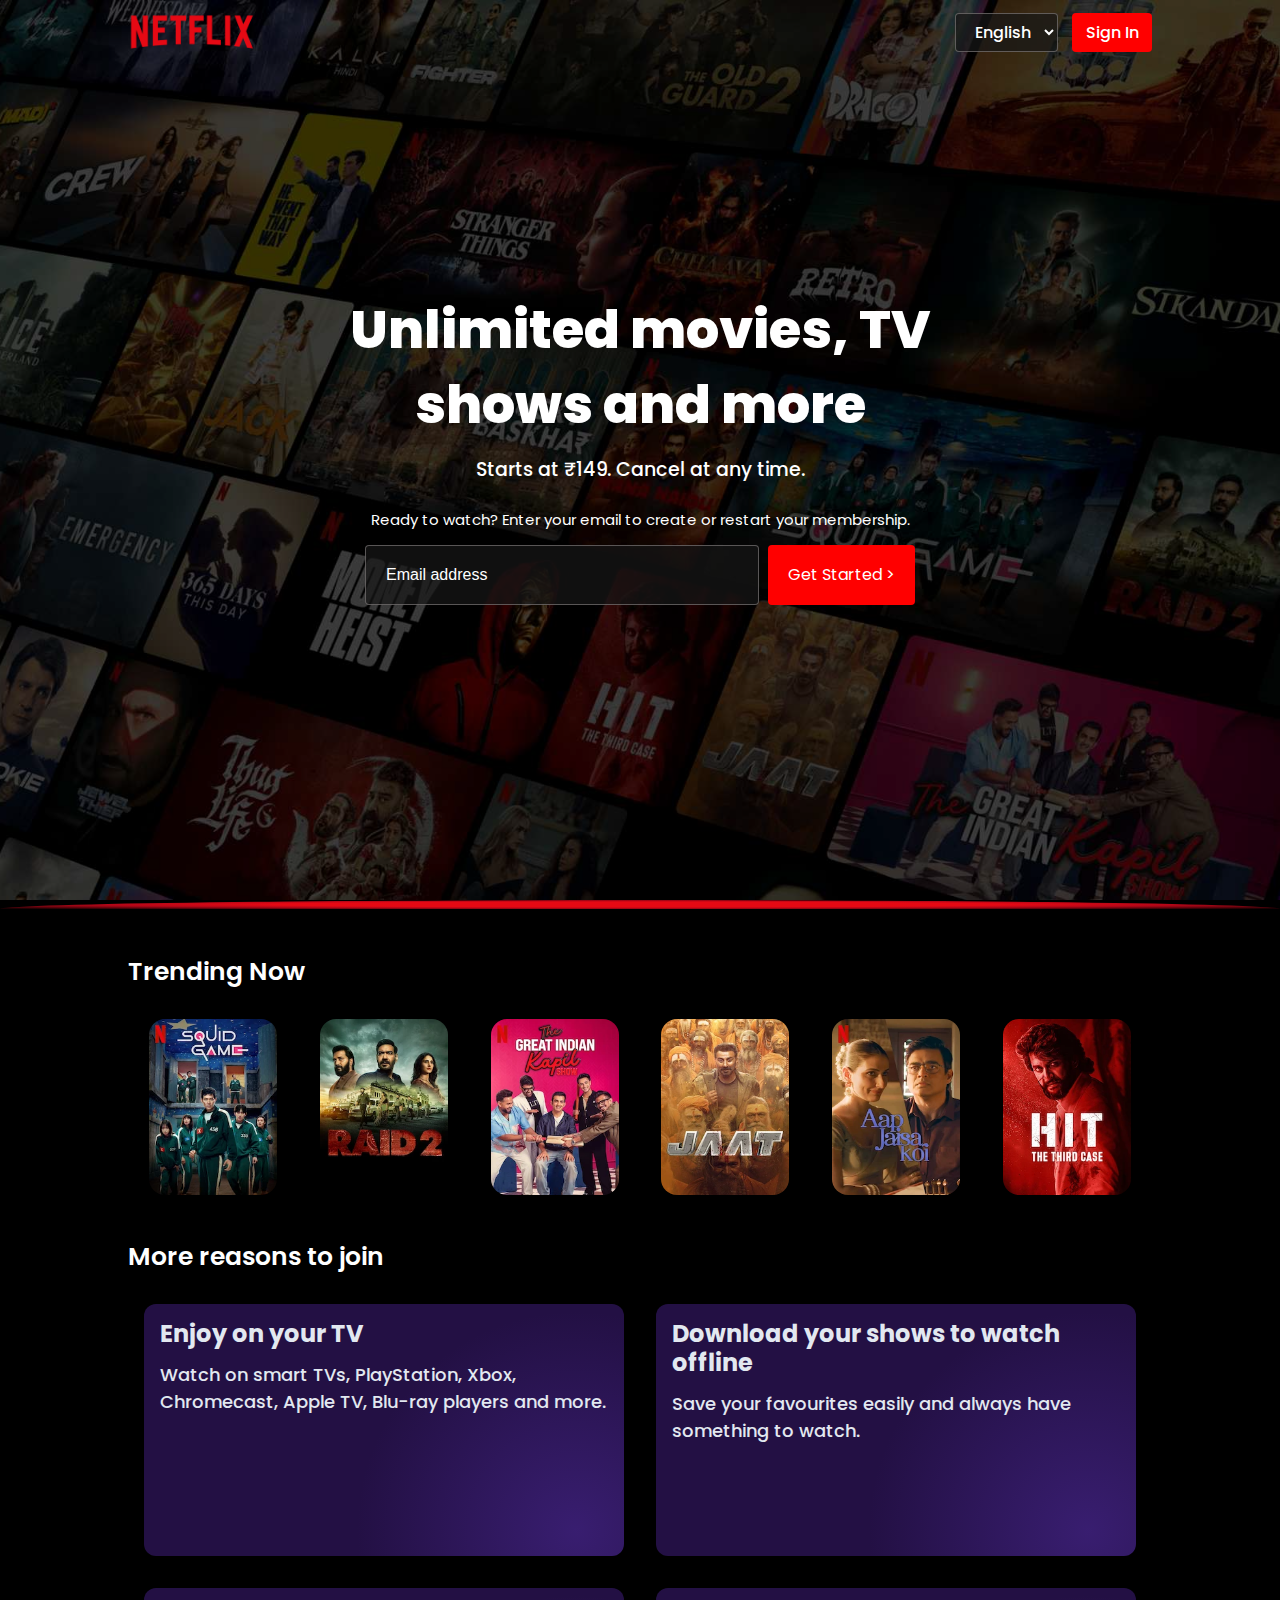
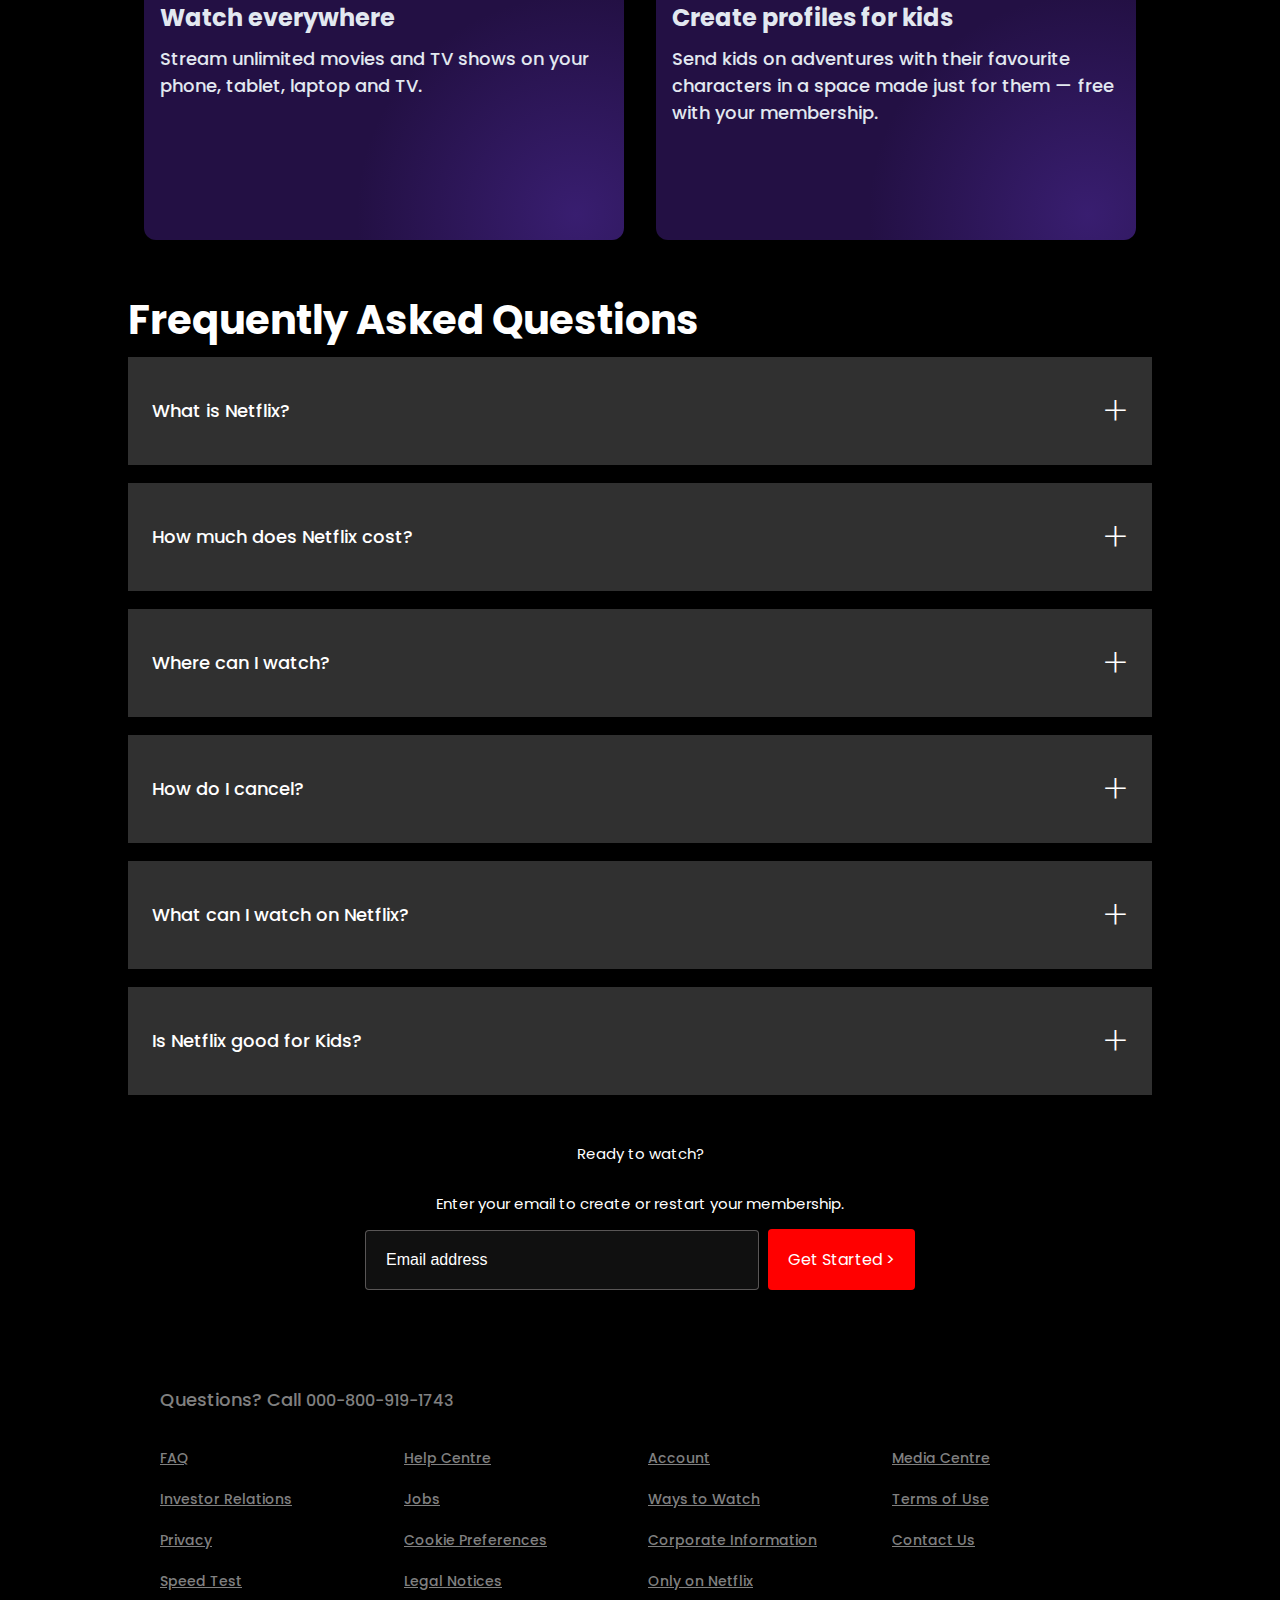
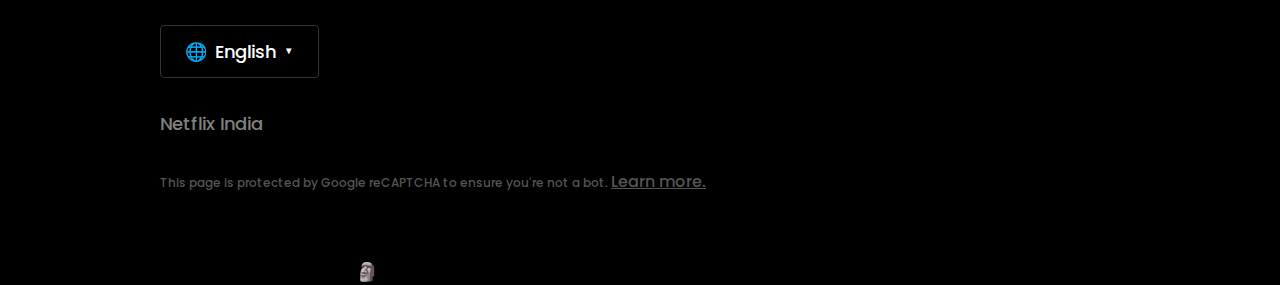
<file: index.html>
<!DOCTYPE html>
<html lang="en">
  <head>
    <meta charset="UTF-8" />
    <meta name="viewport" content="width=device-width, initial-scale=1.0" />
    <title>Netflix India - Watch TV Shows Online, Watch Movies Online</title>
    <link rel="stylesheet" href="style.css" />
    <link
      rel="shortcut icon"
      href="Assets/Netflix_Favicon.zip"
      type="image/x-icon" />
  </head>

  <!-- ----------------------------------- Landing Page Structure  ----------------------------------------- -->

  <body>
    <div class="main">
      <div class="box">
        <nav class="nav">
          <img src="Assets/Netflix-logo.png" alt="Netflix Logo" />
          <div class="nav-elements">
            <select class="nav-lang-btn">
              <option value="en">English</option>
              <option value="hi">हिन्दी</option>
            </select>
            <button class="btn nav-btn-red">Sign In</button>
          </div>
        </nav>

        <div class="hero">
          <!-- bg_image -->
          <div class="netflix-bg"></div>
          <div class="content">
            <span class="span_1">Unlimited movies, TV </span>
            <span class="span_2">shows and more</span>
            <span class="span_3">Starts at ₹149. Cancel at any time.</span>
            <span class="span_4"
              >Ready to watch? Enter your email to create or restart your
              membership.</span
            >
            <div>
              <input class="input" type="email" placeholder="Email address" />
              <button class="btn input-btn-red input-btn-red_1">Get Started ></button>
            </div>
          </div>
        </div>
        <div class="netflix-line-effect"></div>
      </div>

      <!---------------------------------------- Trending Now With Cards ------------------------------------------->

      <div class="main_content">
        <section class="crouselsection">
          <h2>Trending Now</h2>
          <div class="crouselcardcontainer">
            <div class="crouselCardbox">
              <div class="crouselImageContainer">
                <img src="Assets/Cards/Squid Game" alt="Squid Game.png" />
              </div>

              <div class="crouselImageContainer">
                <img src="Assets/Cards/Raid_2" alt="Raid_2.png" />
              </div>

              <div class="crouselImageContainer">
                <img
                  src="Assets/Cards/Kapil Sharma Show"
                  alt="KapilSharmaShow.png"
                />
              </div>

              <div class="crouselImageContainer">
                <img src="Assets/Cards/Jaat 2" alt="Jaat 2.png" />
              </div>
              <div class="crouselImageContainer">
                <img
                  src="Assets/Cards/ap jaisa Koi.webp"
                  alt="ap jaisa Koi.png"
                />
              </div>
              <div class="crouselImageContainer">
                <img src="Assets/Cards/hit.webp" alt="Hit.png" />
              </div>
            </div>
          </div>
        </section>

        <!---------------------------------------- More reasons to Join ------------------------------------------->

        <section class="reasons-section">
          <h2 class="section-h2">More reasons to join</h2>
          <div class="reasons-grid">
            <div class="reason-card">
              <div class="card-content">
                <h3>Enjoy on your TV</h3>
                <p>
                  Watch on smart TVs, PlayStation, Xbox, Chromecast, Apple TV,
                  Blu-ray players and more.
                </p>
              </div>
              <div class="card-icon-wrapper">
                <!-- <img
                  src="https://via.placeholder.com/60x50/a78bfa/1e1b4b?text=TV"
                  alt="TV Icon"
                /> -->
              </div>
            </div>

            <div class="reason-card">
              <div class="card-content">
                <h3>Download your shows to watch offline</h3>
                <p>
                  Save your favourites easily and always have something to
                  watch.
                </p>
              </div>
              <div class="card-icon-wrapper">
                <!-- <img
                  src="https://via.placeholder.com/50x50/f472b6/1e1b4b?text=↓"
                  alt="Download Icon"
                /> -->
              </div>
            </div>

            <div class="reason-card">
              <div class="card-content">
                <h3>Watch everywhere</h3>
                <p>
                  Stream unlimited movies and TV shows on your phone, tablet,
                  laptop and TV.
                </p>
              </div>
              <div class="card-icon-wrapper">
                <!-- <img
                  src="https://via.placeholder.com/60x40/f87171/1e1b4b?text=o"
                  alt="Watch Icon"
                /> -->
              </div>
            </div>

            <div class="reason-card">
              <div class="card-content">
                <h3>Create profiles for kids</h3>
                <p>
                  Send kids on adventures with their favourite characters in a
                  space made just for them — free with your membership.
                </p>
              </div>
              <div class="card-icon-wrapper">
                <!-- <img
                  src="https://via.placeholder.com/60x50/f87171/1e1b4b?text=^_^"
                  alt="Kids Profiles Icon"
                /> -->
              </div>
            </div>
          </div>
        </section>

        <!---------------------------------------- Frequently Asked Questions ------------------------------------------->
        <div class="faq-container">
          <h1>Frequently Asked Questions</h1>
          <div class="faq-item">
            <div class="faq-question">
              <p class="faqspan">What is Netflix?</p>
              <div class="icon">+</div>
            </div>
            <div class="faq-answer-content">
              <p>
                Netflix is a streaming service that offers a wide variety of
                award-winning TV shows, movies, anime, documentaries and more –
                on thousands of internet-connected devices.
              </p>
              <p>
                You can watch as much as you want, whenever you want, without a
                single ad – all for one low monthly price. There's always
                something new to discover, and new TV shows and movies are added
                every week!
              </p>
            </div>
          </div>

          <div class="faq-item">
            <div class="faq-question">
              <p class="faqspan faqspan_2">How much does Netflix cost?</p>
              <div class="icon">+</div>
            </div>
            <div class="faq-answer-content">
              <p>
                Watch Netflix on your smartphone, tablet, Smart TV, laptop, or
                streaming device, all for one fixed monthly fee. Plans range
                from ₹149 to ₹649 a month. No extra costs, no contracts.
              </p>
            </div>
          </div>

          <div class="faq-item">
            <div class="faq-question">
              <p class="faqspan">Where can I watch?</p>
              <div class="icon">+</div>
            </div>
            <div class="faq-answer-content">
              <p>
                Watch anywhere, anytime. Sign in with your Netflix account to
                watch instantly on the web at netflix.com from your personal
                computer or on any internet-connected device that offers the
                Netflix app, including smart TVs, smartphones, tablets,
                streaming media players and game consoles.
              </p>
            </div>
          </div>
          <div class="faq-item">
            <div class="faq-question">
              <p class="faqspan">How do I cancel?</p>
              <div class="icon">+</div>
            </div>
            <div class="faq-answer-content">
              <p>
                Netflix is flexible. There are no annoying contracts and no
                commitments. You can easily cancel your account online in two
                clicks. There are no cancellation fees – start or stop your
                account anytime.
              </p>
            </div>
          </div>
          <div class="faq-item">
            <div class="faq-question">
              <p class="faqspan">What can I watch on Netflix?</p>
              <div class="icon">+</div>
            </div>
            <div class="faq-answer-content">
              <p>
                Netflix has an extensive library of feature films,
                documentaries, TV shows, anime, award-winning Netflix originals,
                and more. Watch as much as you want, anytime you want.
              </p>
            </div>
          </div>
          <div class="faq-item">
            <div class="faq-question">
              <p class="faqspan">Is Netflix good for Kids?</p>
              <div class="icon">+</div>
            </div>
            <div class="faq-answer-content">
              <p>
                The Netflix Kids experience is included in your membership to
                give parents control while kids enjoy family-friendly TV shows
                and films in their own space.
              </p>
              <p>
                Kids profiles come with PIN-protected parental controls that let
                you restrict the maturity rating of content kids can watch and
                block specific titles you don’t want kids to see.
              </p>
            </div>
          </div>
        </div>

        <!---------------------------------------- Second-GET-Started ------------------------------------------->

        <section class="Second_get_Started">
          <span class="span_5">Ready to watch?</span>
          <span class="span_5">Enter your email to create or restart your
            membership.</span>
          <div class="input_Button">
            <input class="input" type="email" placeholder="Email address" />
            <button class="btn input-btn-red">Get Started ></button>
          </div>
        </section>

        <!---------------------------------------- footer ------------------------------------------->

        <footer class="site-footer">
          <div class="footer-container">
            <p class="footer-contact">
              Questions? Call
              <a href="tel:000-800-919-1743">000-800-919-1743</a>
            </p>

            <ul class="footer-links-grid">
              <li><a href="#">FAQ</a></li>
              <li><a href="#">Help Centre</a></li>
              <li><a href="#">Account</a></li>
              <li><a href="#">Media Centre</a></li>
              <li><a href="#">Investor Relations</a></li>
              <li><a href="#">Jobs</a></li>
              <li><a href="#">Ways to Watch</a></li>
              <li><a href="#">Terms of Use</a></li>
              <li><a href="#">Privacy</a></li>
              <li><a href="#">Cookie Preferences</a></li>
              <li><a href="#">Corporate Information</a></li>
              <li><a href="#">Contact Us</a></li>
              <li><a href="#">Speed Test</a></li>
              <li><a href="#">Legal Notices</a></li>
              <li><a href="#">Only on Netflix</a></li>
            </ul>

            <div class="language-selector">
              <button>
                <span class="icon">🌐</span>
                <span>English</span>
                <span class="arrow">▼</span>
              </button>
            </div>

            <p class="footer-brand">Netflix India</p>

            <p class="footer-recaptcha">
              This page is protected by Google reCAPTCHA to ensure you're not a
              bot. <a href="#">Learn more.</a>
            </p>
          </div>
        </footer>
      </div>
    </div>

    <div class="Credits"><p>Developed By <u>Kartik ramvani</u> with Pride 🗿</p></div>
  </body>

  <script>
    const faqItems = document.querySelectorAll(".faq-item");

    faqItems.forEach((item) => {
      const icon = item.querySelector(".icon");
      const answer = item.querySelector(".faq-answer-content");

      icon.addEventListener("click", () => {
        item.classList.toggle("active");
        icon.classList.toggle("rotate");

        // Change + to × and vice versa
        if (icon.textContent === "+") {
          icon.textContent = "×";
        } else {
          icon.textContent = "+";
        }
      });
    });
  </script>
</html>
</file>
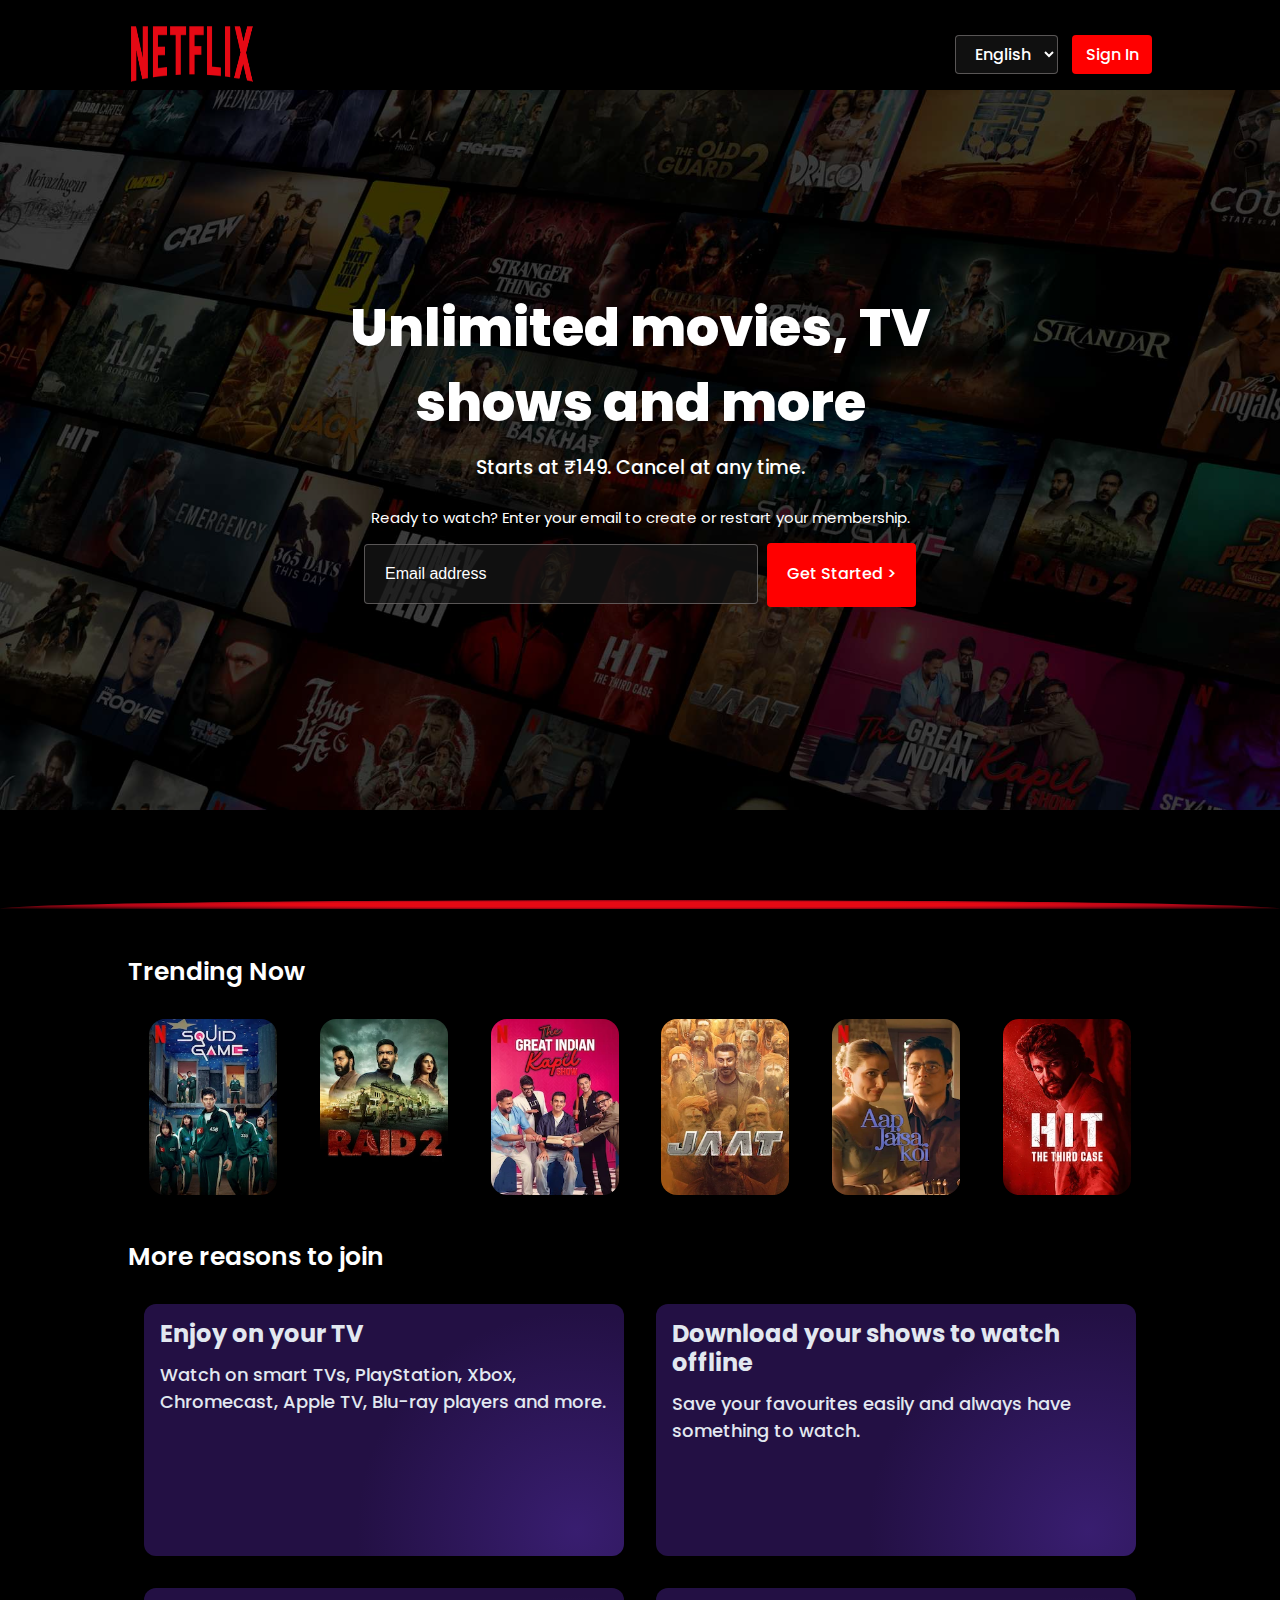
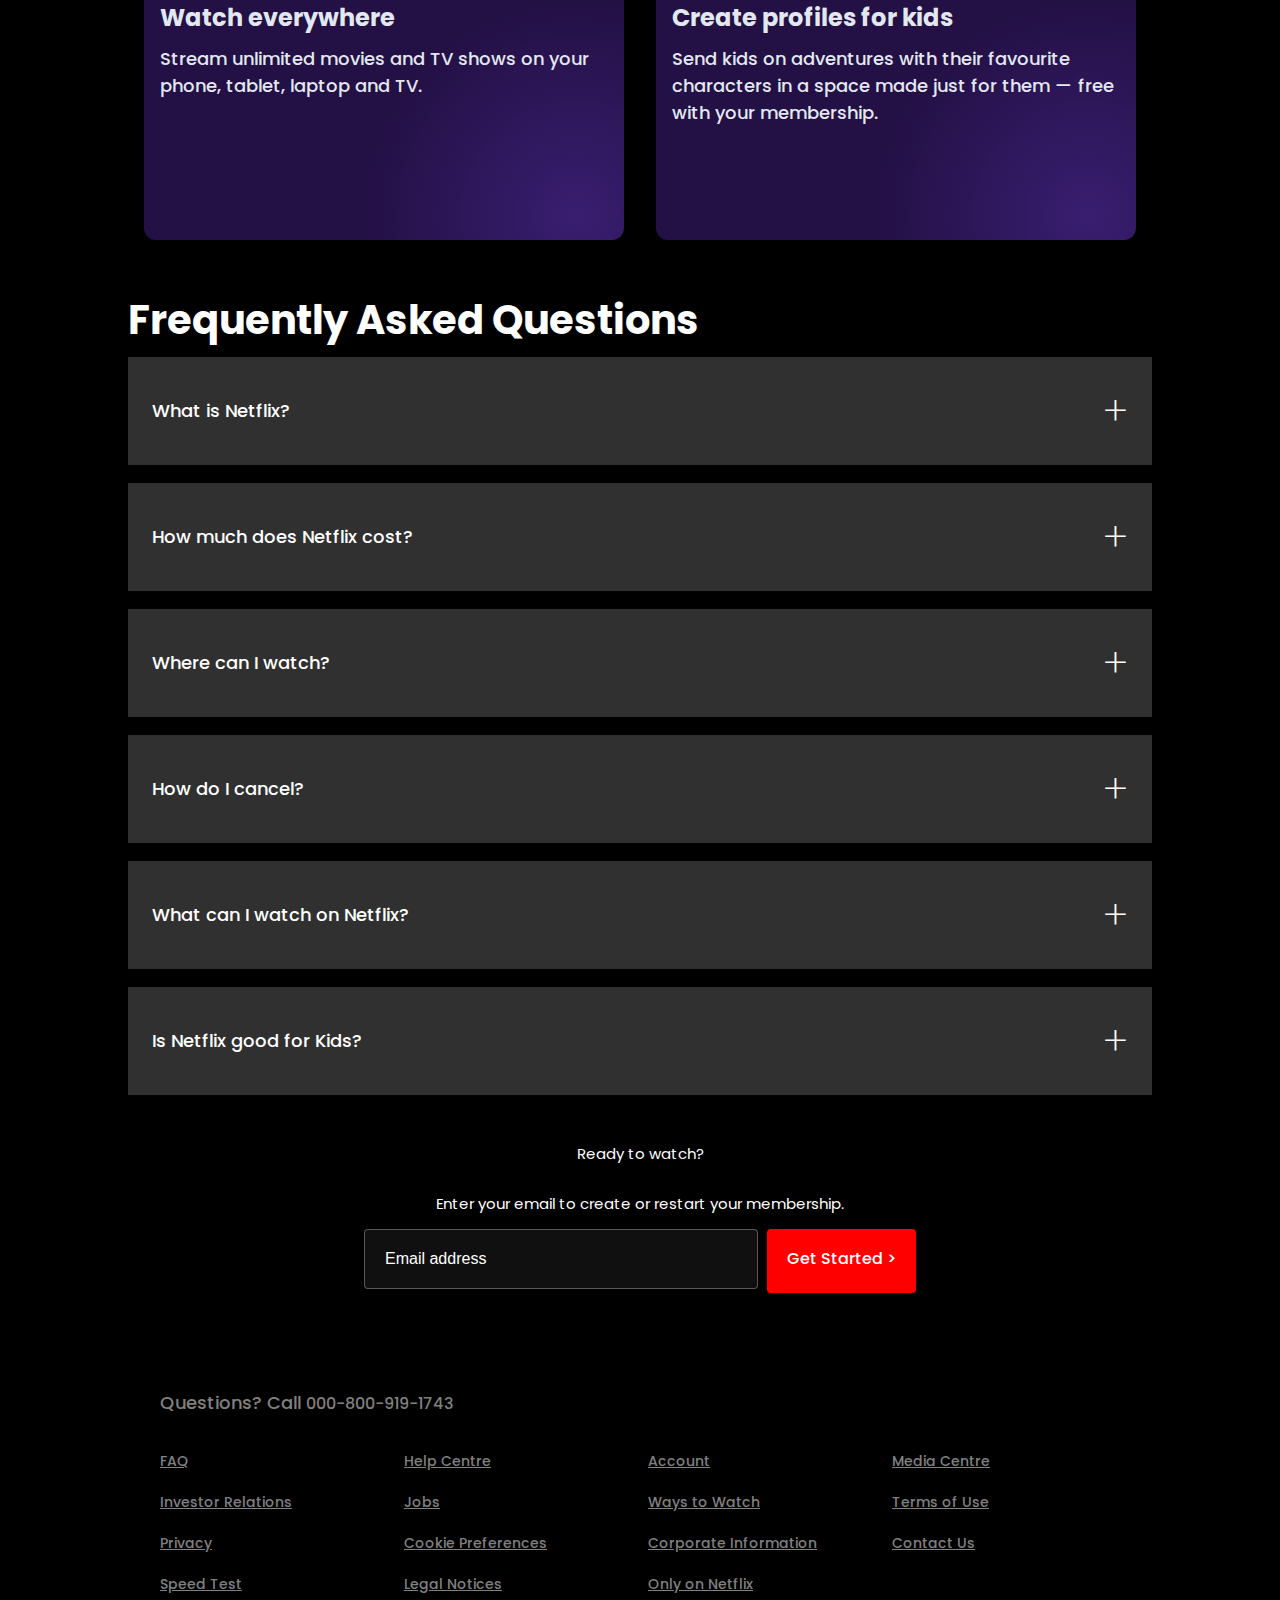
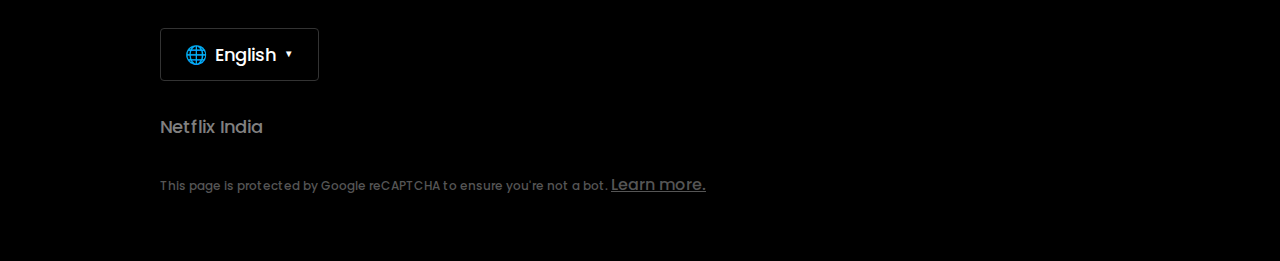
<file: Netflix.html>
<!DOCTYPE html>
<html lang="en">
  <head>
    <meta charset="UTF-8" />
    <meta name="viewport" content="width=device-width, initial-scale=1.0" />
    <title>Netflix India - Watch TV Shows Online, Watch Movies Online</title>
    <link rel="stylesheet" href="Netflix.css" />
    <link
      rel="shortcut icon"
      href="Assets/Netflix_Favicon.zip"
      type="image/x-icon"
    />
  </head>

  <!-- ----------------------------------- Landing Page Structure  ----------------------------------------- -->

  <body>
    <div class="main">
      <div class="box">
        <nav class="nav">
          <img src="Assets/Netflix-logo.png" alt="Netflix Logo" />
          <div>
            <select class="nav-lang-btn">
              <option value="en">English</option>
              <option value="hi">हिन्दी</option>
            </select>
            <button class="btn nav-btn-red">Sign In</button>
          </div>
        </nav>

        <div class="hero">
          <!-- bg_image -->
          <div class="netflix-bg"></div>
          <div class="content">
            <span class="span_1">Unlimited movies, TV </span>
            <span class="span_2">shows and more</span>
            <span class="span_3">Starts at ₹149. Cancel at any time.</span>
            <span class="span_4"
              >Ready to watch? Enter your email to create or restart your
              membership.</span
            >
            <div>
              <input class="input" type="email" placeholder="Email address" />
              <button class="btn input-btn-red">Get Started ></button>
            </div>
          </div>
        </div>
        <div class="netflix-line-effect"></div>
      </div>

      <!---------------------------------------- Trending Now With Cards ------------------------------------------->

      <div class="main_content">
        <section class="crouselsection">
          <h2>Trending Now</h2>
          <div class="crouselcardcontainer">
            <div class="crouselCardbox">
              <div class="crouselImageContainer">
                <img src="Assets/Cards/Squid Game" alt="Squid Game.png" />
              </div>

              <div class="crouselImageContainer">
                <img src="Assets/Cards/Raid_2" alt="Raid_2.png" />
              </div>

              <div class="crouselImageContainer">
                <img
                  src="Assets/Cards/Kapil Sharma Show"
                  alt="KapilSharmaShow.png"
                />
              </div>

              <div class="crouselImageContainer">
                <img src="Assets/Cards/Jaat 2" alt="Jaat 2.png" />
              </div>
              <div class="crouselImageContainer">
                <img
                  src="Assets/Cards/ap jaisa Koi.webp"
                  alt="ap jaisa Koi.png"
                />
              </div>
              <div class="crouselImageContainer">
                <img src="Assets/Cards/hit.webp" alt="Hit.png" />
              </div>
            </div>
          </div>
        </section>

        <!---------------------------------------- More reasons to Join ------------------------------------------->

        <section class="reasons-section">
          <h2 class="section-h2">More reasons to join</h2>
          <div class="reasons-grid">
            <div class="reason-card">
              <div class="card-content">
                <h3>Enjoy on your TV</h3>
                <p>
                  Watch on smart TVs, PlayStation, Xbox, Chromecast, Apple TV,
                  Blu-ray players and more.
                </p>
              </div>
              <div class="card-icon-wrapper">
                <!-- <img
                  src="https://via.placeholder.com/60x50/a78bfa/1e1b4b?text=TV"
                  alt="TV Icon"
                /> -->
              </div>
            </div>

            <div class="reason-card">
              <div class="card-content">
                <h3>Download your shows to watch offline</h3>
                <p>
                  Save your favourites easily and always have something to
                  watch.
                </p>
              </div>
              <div class="card-icon-wrapper">
                <!-- <img
                  src="https://via.placeholder.com/50x50/f472b6/1e1b4b?text=↓"
                  alt="Download Icon"
                /> -->
              </div>
            </div>

            <div class="reason-card">
              <div class="card-content">
                <h3>Watch everywhere</h3>
                <p>
                  Stream unlimited movies and TV shows on your phone, tablet,
                  laptop and TV.
                </p>
              </div>
              <div class="card-icon-wrapper">
                <!-- <img
                  src="https://via.placeholder.com/60x40/f87171/1e1b4b?text=o"
                  alt="Watch Icon"
                /> -->
              </div>
            </div>

            <div class="reason-card">
              <div class="card-content">
                <h3>Create profiles for kids</h3>
                <p>
                  Send kids on adventures with their favourite characters in a
                  space made just for them — free with your membership.
                </p>
              </div>
              <div class="card-icon-wrapper">
                <!-- <img
                  src="https://via.placeholder.com/60x50/f87171/1e1b4b?text=^_^"
                  alt="Kids Profiles Icon"
                /> -->
              </div>
            </div>
          </div>
        </section>

        <!---------------------------------------- Frequently Asked Questions ------------------------------------------->
        <div class="faq-container">
          <h1>Frequently Asked Questions</h1>
          <div class="faq-item">
            <div class="faq-question">
              <p class="faqspan">What is Netflix?</p>
              <div class="icon">+</div>
            </div>
            <div class="faq-answer-content">
              <p>
                Netflix is a streaming service that offers a wide variety of
                award-winning TV shows, movies, anime, documentaries and more –
                on thousands of internet-connected devices.
              </p>
              <p>
                You can watch as much as you want, whenever you want, without a
                single ad – all for one low monthly price. There's always
                something new to discover, and new TV shows and movies are added
                every week!
              </p>
            </div>
          </div>

          <div class="faq-item">
            <div class="faq-question">
              <p class="faqspan">How much does Netflix cost?</p>
              <div class="icon">+</div>
            </div>
            <div class="faq-answer-content">
              <p>
                Watch Netflix on your smartphone, tablet, Smart TV, laptop, or
                streaming device, all for one fixed monthly fee. Plans range
                from ₹149 to ₹649 a month. No extra costs, no contracts.
              </p>
            </div>
          </div>

          <div class="faq-item">
            <div class="faq-question">
              <p class="faqspan">Where can I watch?</p>
              <div class="icon">+</div>
            </div>
            <div class="faq-answer-content">
              <p>
                Watch anywhere, anytime. Sign in with your Netflix account to
                watch instantly on the web at netflix.com from your personal
                computer or on any internet-connected device that offers the
                Netflix app, including smart TVs, smartphones, tablets,
                streaming media players and game consoles.
              </p>
            </div>
          </div>
          <div class="faq-item">
            <div class="faq-question">
              <p class="faqspan">How do I cancel?</p>
              <div class="icon">+</div>
            </div>
            <div class="faq-answer-content">
              <p>
                Netflix is flexible. There are no annoying contracts and no
                commitments. You can easily cancel your account online in two
                clicks. There are no cancellation fees – start or stop your
                account anytime.
              </p>
            </div>
          </div>
          <div class="faq-item">
            <div class="faq-question">
              <p class="faqspan">What can I watch on Netflix?</p>
              <div class="icon">+</div>
            </div>
            <div class="faq-answer-content">
              <p>
                Netflix has an extensive library of feature films,
                documentaries, TV shows, anime, award-winning Netflix originals,
                and more. Watch as much as you want, anytime you want.
              </p>
            </div>
          </div>
          <div class="faq-item">
            <div class="faq-question">
              <p class="faqspan">Is Netflix good for Kids?</p>
              <div class="icon">+</div>
            </div>
            <div class="faq-answer-content">
              <p>
                The Netflix Kids experience is included in your membership to
                give parents control while kids enjoy family-friendly TV shows
                and films in their own space.
              </p>
              <p>
                Kids profiles come with PIN-protected parental controls that let
                you restrict the maturity rating of content kids can watch and
                block specific titles you don’t want kids to see.
              </p>
            </div>
          </div>
        </div>

        <!---------------------------------------- Second-GET-Started ------------------------------------------->

        <section class="Second_get_Started">
          <span class="span_5">Ready to watch?</span>
          <span class="span_5">Enter your email to create or restart your
            membership.</span>
          <div class="input_Button">
            <input class="input" type="email" placeholder="Email address" />
            <button class="btn input-btn-red">Get Started ></button>
          </div>
        </section>

        <!---------------------------------------- footer ------------------------------------------->

        <footer class="site-footer">
          <div class="footer-container">
            <p class="footer-contact">
              Questions? Call
              <a href="tel:000-800-919-1743">000-800-919-1743</a>
            </p>

            <ul class="footer-links-grid">
              <li><a href="#">FAQ</a></li>
              <li><a href="#">Help Centre</a></li>
              <li><a href="#">Account</a></li>
              <li><a href="#">Media Centre</a></li>
              <li><a href="#">Investor Relations</a></li>
              <li><a href="#">Jobs</a></li>
              <li><a href="#">Ways to Watch</a></li>
              <li><a href="#">Terms of Use</a></li>
              <li><a href="#">Privacy</a></li>
              <li><a href="#">Cookie Preferences</a></li>
              <li><a href="#">Corporate Information</a></li>
              <li><a href="#">Contact Us</a></li>
              <li><a href="#">Speed Test</a></li>
              <li><a href="#">Legal Notices</a></li>
              <li><a href="#">Only on Netflix</a></li>
            </ul>

            <div class="language-selector">
              <button>
                <span class="icon">🌐</span>
                <span>English</span>
                <span class="arrow">▼</span>
              </button>
            </div>

            <p class="footer-brand">Netflix India</p>

            <p class="footer-recaptcha">
              This page is protected by Google reCAPTCHA to ensure you're not a
              bot. <a href="#">Learn more.</a>
            </p>
          </div>
        </footer>
      </div>
    </div>
  </body>

  <script>
    const faqItems = document.querySelectorAll(".faq-item");

    faqItems.forEach((item) => {
      const icon = item.querySelector(".icon");
      const answer = item.querySelector(".faq-answer-content");

      icon.addEventListener("click", () => {
        item.classList.toggle("active");
        icon.classList.toggle("rotate");

        // Change + to × and vice versa
        if (icon.textContent === "+") {
          icon.textContent = "×";
        } else {
          icon.textContent = "+";
        }
      });
    });
  </script>
</html>
</file>
<file: style.css>
@import url("https://fonts.googleapis.com/css2?family=Martel+Sans:wght@200;300;400;600;700;800;900&family=Poppins:ital,wght@0,100;0,200;0,300;0,400;0,500;0,600;0,700;0,800;0,900;1,100;1,200;1,300;1,400;1,500;1,600;1,700;1,800;1,900&display=swap");

* {
  margin: 0;
  padding: 0;
  font-family: "Poppins", sans-serif;
  font-weight: 500;
  font-style: normal;
}

body {
  background-color: #000;
  overflow-x: hidden;
}

.main_content {
  width: 80%;
  margin: 0rem auto;
  margin-top: 3rem;
  overflow: hidden;
  position: relative;
}

/* ----------------------------------- Landing Page Styling  ---------------------------------------- */

/* -- Bg-Image Styling -- */

.netflix-bg {
  background-image: url("Assets/Netflix-Bg.jpg");
  background-size: cover;
  background-position: center;
  background-size: max(1300px, auto);
  background-repeat: no-repeat;
  opacity: 0.3;
  position: absolute;
  z-index: -1;
  top: 0;
  left: 0;
  height: 100%;
  width: 100%;
}

/*-----------------------------------------------------------------------------------------------------------*/

/* inside box nav styling  */

.nav {
  display: flex;
  justify-content: space-between;
  align-items: center;
  max-width: 80vw;
  max-height: auto;
  margin: auto;
  position: absolute; /* parent ke hisab se styling postioning karega --> ".main .box " */
  top: 0;
  left: 0;
  right: 0;
  z-index: 99;
}

/*-----------------------------------------------------------------------------------------------------------*/

/* Netflix logo  */

.main nav img {
  width: 10vw;
  height: auto;
  max-height: 70px;
  position: relative;
  z-index: 1;
  object-fit: contain;
}

.hero {
  font-family: "Martel Sans", sans-serif;
  font-weight: 600;
  font-style: normal;
  position: relative;
  height: 100vh;
  width: 100%;
  overflow: hidden;
}

/* content inside the bg-img Section  */

.content {
  position: relative;
  z-index: 1;
  color: #fff;
  text-align: center;
  display: flex;
  flex-direction: column;
  justify-content: center;
  align-items: center;
  height: 100%;
  width: 100%;
}

.span_1 {
  position: relative;
  font-weight: 800;
  font-size: 53px;
  letter-spacing: 0px;
  line-height: 70px;
}
.span_2 {
  font-weight: 800;
  font-size: 53px;
  letter-spacing: 0px;
}

.span_3 {
  font-weight: 500;
  font-size: 19px;

  line-height: 50px;
}
.span_4 {
  /* display: inline-block; */
  color: #fff;
  font-weight: 400;
  font-size: 15px;
  line-height: 50px;
}

/* All buttons styling - nav and input btn */

.btn {
  font-weight: 500;
  background-color: white;
  border: none;
  border-radius: 4px;
}

/* nav button styling  */

.nav-btn-red {
  background-color: red;
  border: none;
  color: white;
  width: 5rem;
  padding: 7px 0px;
  cursor: pointer;
}

.nav-lang-btn {
  background-color: rgb(23, 23, 23, 0.7);
  padding: 6px 10px 6px 15px;
  color: #fff;
  border: 1px solid rgb(161, 155, 155, 0.5);
  border-radius: 4px;
  margin-right: 10px;
}
.nav-lang-btn,
.nav-btn-red,
.input-btn-red {
  cursor: pointer;
}

.nav-lang-btn,
.nav-btn-red {
  position: relative;
  z-index: 99;
}

/* btn after input Styling  */

.input-btn-red {
  background-color: red;
  color: white;
  font-size: 24px;
  padding: 0px 20px;
  height: 3.81rem;
  font-weight: 400;
}

.input {
  padding: 20px 20px 20px 20px;
  width: 22rem;
  overflow: hidden;
  margin-right: 5px;
  border: 1px solid rgb(161, 155, 155, 0.5);
  border-radius: 4px;
  font-family: "Gill Sans", "Gill Sans MT", Calibri, "Trebuchet MS", sans-serif;
  font-size: medium;
  font-weight: 400;
  color: #fff;
  background-color: rgb(23, 23, 23, 0.7);
}

input::placeholder {
  color: white;
}

/*<!--------------------------------------------------------------------------------------------------------->*/
/*<!-------------------------------------------------------------------------------------------------------->*/
/*------------------------------ Trending Now With Cards Styling -------------------------------------------*/

.netflix-line-effect {
  width: 100%;
  height: 9px;
  background: radial-gradient(
    ellipse at center,
    #e50914 0%,
    #e50914 40%,
    #b00617 60%,
    #000000 100%
  );
  border-top-left-radius: 50% 100%;
  border-top-right-radius: 50% 100%;
  overflow: hidden;
}

.crouselcardcontainer {
  width: 80%;
}

.crouselsection {
  height: 100%;
  width: 100vw;
  /* position: relative; */
}

/* Trending Now Title */
.crouselsection h2 {
  width: 80%;
  color: white;
  font-size: 25px;
  font-weight: 600;
  margin: 0rem 0rem 1rem 0rem;
}

/* Individual Card */
.crouselCardbox {
  padding: 1rem 0rem;
  display: flex;
  align-items: center;
  justify-content: space-around;
  overflow: hidden;
}
/* Card Image */
.crouselImageContainer img {
  border-radius: 1rem;
  height: 13.75rem;
  width: 10rem;

  cursor: pointer;
}

.crouselImageContainer {
  transition: all 0.2s 0s ease;
}

.crouselImageContainer:hover {
  transform: scale(1.1);
}

/*<!--------------------------------------------------------------------------------------------------------->*/
/*<!-------------------------------------------------------------------------------------------------------->*/
/*------------------------------ More reasons to join ------------------------------------------------------*/

.reasons-section {
  width: 100vw;
  margin: 1.5rem 0rem;
}

.section-h2 {
  width: 80%;
  color: white;
  font-size: 25px;
  font-weight: 600;
  margin-bottom: 1rem;
}

.reasons-grid {
  width: 80%;
  display: flex;
  align-items: center;
  justify-content: space-around;
}

.reason-card {
  background-color: #231044;
  background-image: radial-gradient(
    circle at 90% 90%,
    rgba(84, 47, 168, 0.438),
    transparent 45%
  );
  border-radius: 0.75rem;
  padding: 1rem;
  height: 13.75rem;
  width: 16.25rem;
  position: relative;
  overflow: hidden;
  display: flex;
  flex-direction: column;
  align-items: center;
  justify-content: space-between;
}

.card-content h3 {
  color: #e2e8f0;
  font-size: 1.5rem;
  font-weight: 700;
  margin-top: 0;
  margin-bottom: 0.75rem;
}

.card-content p {
  color: #e2e8f0;
}

.card-icon-wrapper img {
  border-radius: 8px;
}

/*--------------------------------------------------------------------------------------------------------*/
/*--------------------------------------------------------------------------------------------------------*/
/*------------------------------ FAQ -Frequently Asked Questions------------------------------------------*/

h1 {
  color: white;
  font-size: 25px;
  font-weight: 600;
  margin: 2.5rem 0rem 0.8rem;
}

.faq-item {
  margin-bottom: 1rem;
  background-color: #303030;
}

.faq-item .faq-question:hover {
  background-color: #474646;
}

.faq-question {
  color: #ffffff;
  padding: 1.5rem;
  font-size: 1.5rem;
  cursor: pointer;
  display: flex;
  justify-content: space-between;
  align-items: center;
}

.faq-question .icon {
  font-size: 2.5rem;
  font-weight: 200;
}

/* Answer Panel Styling */
.faq-answer-content {
  max-height: 0;
  overflow: hidden;
  transition: max-height 2s ease;
  transition: padding 0.4s ease;
  padding: 0 3rem 0 1.5rem; /* vertical padding 0, side padding same */
  border-top: 2px solid #000;
}

.faq-item.active .faq-answer-content {
  max-height: 1000px;
  padding-top: 1rem;
  padding-bottom: 1.5rem;
}

.faq-answer-content p {
  color: #fff;
  width: 100%;
  font-size: 1.2rem;
  line-height: 1.6;
}

/*<!--------------------------------------------------------------------------------------------------> */
/*<!--------------------------------------------------------------------------------------------------> */
/*<!-------------------------------------- [ Second-GET-Started ] ------------------------------------> */

.Second_get_Started {
  margin: 2rem 0rem;
  display: flex;
  flex-direction: column;
  align-items: center;
}

.span_5 {
  color: #fff;
  font-weight: 400;
  font-size: 15px;
  line-height: 50px;
}

/*<!============================================= [[ Footer ]] ========================================>*/

.site-footer {
  /* background-color: #000; */
  color: #808080; /* Grey text color */
  padding: 4rem 2rem;
}

.footer-container {
  max-width: 1000px;
  margin: 0 auto; /* Content ko center mein laane ke liye */
}

.footer-contact {
  margin: 0 0 2rem 0;
}

.footer-contact a {
  color: inherit;
  text-decoration: none;
}
.footer-contact a:hover {
  text-decoration: underline;
}

/* Links ke liye Grid Layout */

.footer-links-grid {
  display: grid;
  grid-template-columns: repeat(4, 1fr);
  gap: 1rem;
  list-style: none;
  padding: 0;
  margin: 0 0 2rem 0;
}

.footer-links-grid li a {
  color: inherit;
  text-decoration: none;
  font-size: 0.875rem; /* 14px */
}

.footer-links-grid li {
  text-decoration: underline;
}

/* Language Selector Button */

.language-selector button {
  background-color: transparent;
  color: #ffffff;
  border: 1px solid #333;
  padding: 0.75rem 1.5rem;
  font-size: 1rem;
  border-radius: 4px;
  cursor: pointer;
  display: flex;
  align-items: center;
  gap: 0.5rem;
}
.language-selector .arrow {
  font-size: 0.6rem;
}

.footer-brand {
  margin: 2rem 0;
}

.footer-recaptcha {
  font-size: 0.75rem; /* Chhota text */
  color: #555;
}
.footer-recaptcha a {
  color: inherit;
}

/*<!==================================  [[ Responsive Design ]]  ==============================>*/
/* 
  "Layout responsiveness" :- 
*/

/* ==============================================================================
   Responsive Design: Large Screens (900px - 1525px)
   ============================================================================== */
@media (min-width: 900px) and (max-width: 1525px) {
  .reasons-grid {
    display: grid;
    grid-template-rows: repeat(2, 1fr);
    grid-template-columns: repeat(2, 1fr);
  }

  .reason-card {
    width: auto;
    margin: 1rem;
  }

  .crouselCardbox img {
    width: 8rem;
    height: 11rem;
  }
}

/* ==============================================================================
   Responsive Design: Medium Screens (up to 1024px)
   ============================================================================== */
@media (max-width: 1024px) {
  .crouselCardbox {
    display: grid;
    grid-template-columns: repeat(3, 1fr);
    place-items: center;
    margin: 0 auto;
    gap: 1rem;
  }

  .crouselCardbox img {
    width: 9.5rem;
    height: 11rem;
  }

  .nav-btn-red,
  .nav-lang-btn,
  .main nav img {
    width: 12vw;
    max-height: 60px;
  }
}

/* ==============================================================================
   Responsive Design: Tablets and Small Laptops (up to 900px)
   ============================================================================== */
@media (max-width: 900px) {
  .reasons-grid {
    display: flex;
    flex-direction: column;
  }

  .reason-card {
    margin: 0.5rem 0;
    width: 90%;
    display: flex;
    flex-direction: column;
    align-items: flex-start;
  }
}

/* ==============================================================================
   Footer & Second Get Started (Mobile: up to 800px)
   ============================================================================== */
@media (max-width: 800px) {
  .footer-container {
    padding: 1rem;
  }

  .footer-contact {
    text-align: center;
    font-size: 0.9rem;
  }

  .footer-links-grid {
    display: grid;
    grid-template-columns: repeat(2, 1fr);
    gap: 10px;
    padding: 0;
    list-style: none;
    text-align: center;
  }

  .footer-links-grid li {
    margin: 5px 0;
  }

  .language-selector {
    display: flex;
    justify-content: center;
    margin: 1rem 0;
  }

  .footer-brand,
  .footer-recaptcha {
    text-align: center;
    font-size: 0.85rem;
    margin-top: 1rem;
  }

  .input_Button {
    display: flex;
    flex-direction: column;
    justify-content: center;
    align-items: center;
    gap: 1rem;
  }
}

/* ==============================================================================
   Responsive Design: Smaller Devices (below 630px)
   ============================================================================== */
@media (max-width: 630px) {
  .crouselCardbox {
    grid-template-columns: repeat(2, 1fr);
  }

  .span_4 {
    font-size: 1rem;
  }

  .span_1,
  .span_2 {
    font-size: 40px;
  }

  .input {
    width: 15rem;
  }
}

/* ==============================================================================
   Responsive Design: Very Small Screens (below 480px)
   ============================================================================== */
@media (max-width: 480px) {
  .nav-btn-red,
  .nav-lang-btn,
  .main nav img {
    width: 24vw;
    max-height: 45px;
  }
}

/* ==============================================================================
   Responsive Design: Extra Small Screens (below 384px)
   ============================================================================== */
@media (max-width: 384px) {
  .content {
    text-align: center;
    display: flex;
    flex-direction: column;
    justify-content: flex-end;
    align-items: center;
  }

  .crouselImageContainer img {
    border-radius: 1rem;
    height: 10rem;
    width: 8rem;
  }
}

@media (max-width: 360px) {
  .nav-btn-red,
  .nav-lang-btn,
  .main nav img {
    width: 28vw;
    max-height: 40px;
  }
}

/* ==========================================================================|*/
/* ==========================================================================|*/
/* =======================  TEXT Responsiveness ============================= */
/* ==========================================================================|*/
/* ==========================================================================|*/

h1,
h2,
h3 {
  line-height: 1.2;
  font-weight: bold;
}

h1,
h2,
h3,
p,
span,
.btn,
input,
select,
a {
  font-size: 1rem;
}

@media (min-width: 1025px) {
  h1 {
    font-size: 2.5rem;
  }
  h2 {
    font-size: 2rem;
  }
  h3 {
    font-size: 1.5rem;
  }
  p,
  span {
    font-size: 1.125rem;
  }
}

@media (max-width: 1024px) {
  h1 {
    font-size: 2rem;
  }
  h2 {
    font-size: 1.75rem;
  }
  h3 {
    font-size: 1.25rem;
  }
  p,
  span,
  .btn,
  input,
  select {
    font-size: 1rem;
  }
}

@media (max-width: 767px) {
  h1 {
    font-size: 1.6rem;
    text-align: center;
  }
  h2 {
    font-size: 1.3rem;
    text-align: center;
  }
  h3 {
    font-size: 1.1rem;
    text-align: center;
  }
  p,
  span,
  .btn,
  input,
  select {
    font-size: 0.95rem;
    text-align: center;
  }

  .hero .content > div,
  .input_Button {
    flex-direction: column;
    gap: 0.8rem;
    align-items: center;
  }

  .faq-question {
    flex-direction: row;
    gap: 0.5rem;
    text-align: center;
  }
}
</file>
<file: Netflix.css>
@import url("https://fonts.googleapis.com/css2?family=Martel+Sans:wght@200;300;400;600;700;800;900&family=Poppins:ital,wght@0,100;0,200;0,300;0,400;0,500;0,600;0,700;0,800;0,900;1,100;1,200;1,300;1,400;1,500;1,600;1,700;1,800;1,900&display=swap");

* {
  margin: 0;
  padding: 0;
  font-family: "Poppins", sans-serif;
  font-weight: 500;
  font-style: normal;
}

body {
  background-color: #000;
  overflow-x: hidden;
}

.main_content {
  width: 80%;
  margin: 0rem auto;
  margin-top: 3rem;
}

/* ----------------------------------- Landing Page Styling  ---------------------------------------- */

/* .box styling */

.box {
  height: 100%;
  width: 100%;
}

/* -- Bg-Image Styling -- */

.netflix-bg {
  background-image: url("Assets/Netflix-Bg.jpg");
  background-size: cover;
  background-position: center;
  background-size: max(1200px, 100vw);
  background-repeat: no-repeat;
  opacity: 0.3;
  position: absolute;
  top: 0;
  left: 0;
  height: 100%;
  width: 100%;
}

/*-----------------------------------------------------------------------------------------------------------*/

/* inside box nav styling  */

.nav {
  display: flex;
  justify-content: space-between;
  align-items: center;
  max-width: 80vw;
  max-height: auto;
  margin: auto;
  position: absolute; /* parent ke hisab se styling postioning karega --> ".main .box " */
  top: 0;
  left: 0;
  right: 0;
  z-index: 1;
}

/*-----------------------------------------------------------------------------------------------------------*/

/* Netflix logo  */

.main nav img {
  width: 10vw;
  height: 12vh;
  z-index: 1;
}

.hero {
  font-family: "Martel Sans", sans-serif;
  font-weight: 600;
  font-style: normal;
  position: relative;
  height: 100vh;
  width: 100vw;
  overflow: hidden;
}

/* content inside the bg-img Section  */

.content {
  position: relative;
  z-index: 1;
  color: #fff;
  text-align: center;
  display: flex;
  flex-direction: column;
  justify-content: center;
  align-items: center;
  height: 100%;
  width: 100%;
}

.span_1 {
  position: relative;
  font-weight: 800;
  font-size: 53px;
  letter-spacing: 0px;
  line-height: 70px;
}
.span_2 {
  font-weight: 800;
  font-size: 53px;
  letter-spacing: 0px;
}

.span_3 {
  font-weight: 500;
  font-size: 19px;

  line-height: 50px;
}
.span_4 {
  /* display: inline-block; */
  color: #fff;
  font-weight: 400;
  font-size: 15px;
  line-height: 50px;
}

/* All buttons styling - nav and input btn */

.btn {
  font-weight: 500;
  background-color: white;
  border: none;
  border-radius: 4px;
}

/* nav button styling  */

.nav-btn-red {
  background-color: red;
  border: none;
  color: white;
  width: 5rem;
  padding: 7px 0px;
  cursor: pointer;
}

.nav-lang-btn {
  background-color: rgb(23, 23, 23, 0.7);
  padding: 6px 10px 6px 15px;
  color: #fff;
  border: 1px solid rgb(161, 155, 155, 0.5);
  border-radius: 4px;
  margin-right: 10px;
  cursor: pointer;
}

/* btn after input Styling  */

.input-btn-red {
  background-color: red;
  color: white;
  font-size: 24px;
  padding: 7px 20px 11px 20px;
  height: 4rem;
  font-weight: 500;
  cursor: pointer;
}

.input {
  padding: 20px 20px 20px 20px;
  width: 22rem;
  overflow: hidden;
  margin-right: 5px;
  border: 1px solid rgb(161, 155, 155, 0.5);
  border-radius: 4px;
  font-family: "Gill Sans", "Gill Sans MT", Calibri, "Trebuchet MS", sans-serif;
  font-size: medium;
  font-weight: 400;
  color: #fff;
  background-color: rgb(23, 23, 23, 0.7);
}

input::placeholder {
  color: white;
}

/*<!--------------------------------------------------------------------------------------------------------->*/
/*<!-------------------------------------------------------------------------------------------------------->*/
/*------------------------------ Trending Now With Cards Styling -------------------------------------------*/

.netflix-line-effect {
  width: 100%;
  height: 9px;
  background: radial-gradient(
    ellipse at center,
    #e50914 0%,
    #e50914 40%,
    #b00617 60%,
    #000000 100%
  );
  border-top-left-radius: 50% 100%;
  border-top-right-radius: 50% 100%;
  overflow: hidden;
}

.crouselcardcontainer {
  width: 80%;
}

.crouselsection {
  height: 100%;
  width: 100vw;
  /* position: relative; */
}

/* Trending Now Title */
.crouselsection h2 {
  width: 80%;
  color: white;
  font-size: 25px;
  font-weight: 600;
  margin: 0rem 0rem 1rem 0rem;
}

/* Individual Card */
.crouselCardbox {
  padding: 1rem 0rem;
  display: flex;
  align-items: center;
  justify-content: space-around;
  overflow: hidden;
}
/* Card Image */
.crouselImageContainer img {
  border-radius: 1rem;
  height: 13.75rem;
  width: 10rem;

  cursor: pointer;
}

.crouselImageContainer {
  transition: all 0.2s 0s ease;
}

.crouselImageContainer:hover {
  transform: scale(1.1);
}

/*<!--------------------------------------------------------------------------------------------------------->*/
/*<!-------------------------------------------------------------------------------------------------------->*/
/*------------------------------ More reasons to join ------------------------------------------------------*/

.reasons-section {
  width: 100vw;
  margin: 1.5rem 0rem;
}

.section-h2 {
  width: 80%;
  color: white;
  font-size: 25px;
  font-weight: 600;
  margin-bottom: 1rem;
}

.reasons-grid {
  width: 80%;
  display: flex;
  align-items: center;
  justify-content: space-around;
}

.reason-card {
  background-color: #231044;
  background-image: radial-gradient(
    circle at 90% 90%,
    rgba(84, 47, 168, 0.438),
    transparent 45%
  );
  border-radius: 0.75rem;
  padding: 1rem;
  height: 13.75rem;
  width: 16.25rem;
  position: relative;
  overflow: hidden;
  display: flex;
  flex-direction: column;
  align-items: center;
  justify-content: space-between;
}

.card-content h3 {
  color: #e2e8f0;
  font-size: 1.5rem;
  font-weight: 700;
  margin-top: 0;
  margin-bottom: 0.75rem;
}

.card-content p {
  color: #e2e8f0;
}

.card-icon-wrapper img {
  border-radius: 8px;
}

/*--------------------------------------------------------------------------------------------------------*/
/*--------------------------------------------------------------------------------------------------------*/
/*------------------------------ FAQ -Frequently Asked Questions------------------------------------------*/

h1 {
  color: white;
  font-size: 25px;
  font-weight: 600;
  margin: 2.5rem 0rem 0.8rem;
}

.faq-item {
  margin-bottom: 1rem;
  background-color: #303030;
}

.faq-item .faq-question:hover {
  background-color: #474646;
}

.faq-question {
  color: #ffffff;
  padding: 1.5rem;
  font-size: 1.5rem;
  cursor: pointer;
  display: flex;
  justify-content: space-between;
  align-items: center;
}

.faq-question .icon {
  font-size: 2.5rem;
  font-weight: 200;
}

/* Answer Panel Styling */
.faq-answer-content {
  max-height: 0;
  overflow: hidden;
  transition: max-height 2s ease;
  transition: padding 0.4s ease;
  padding: 0 3rem 0 1.5rem; /* vertical padding 0, side padding same */
  border-top: 2px solid #000;
}

.faq-item.active .faq-answer-content {
  max-height: 1000px;
  padding-top: 1rem;
  padding-bottom: 1.5rem;
}

.faq-answer-content p {
  color: #fff;
  width: 100%;
  font-size: 1.2rem;
  line-height: 1.6;
}

/*<!--------------------------------------------------------------------------------------------------> */
/*<!--------------------------------------------------------------------------------------------------> */
/*<!-------------------------------------- [ Second-GET-Started ] ------------------------------------> */

.Second_get_Started {
  margin: 2rem 0rem;
  display: flex;
  flex-direction: column;
  align-items: center;
}

.span_5 {
  color: #fff;
  font-weight: 400;
  font-size: 15px;
  line-height: 50px;
}

/*<!============================================= [[ Footer ]] ========================================>*/

.site-footer {
  /* background-color: #000; */
  color: #808080; /* Grey text color */
  padding: 4rem 2rem;
}

.footer-container {
  max-width: 1000px;
  margin: 0 auto; /* Content ko center mein laane ke liye */
}

.footer-contact {
  margin: 0 0 2rem 0;
}

.footer-contact a {
  color: inherit;
  text-decoration: none;
}
.footer-contact a:hover {
  text-decoration: underline;
}

/* Links ke liye Grid Layout */

.footer-links-grid {
  display: grid;
  grid-template-columns: repeat(4, 1fr);
  gap: 1rem;
  list-style: none;
  padding: 0;
  margin: 0 0 2rem 0;
}

.footer-links-grid li a {
  color: inherit;
  text-decoration: none;
  font-size: 0.875rem; /* 14px */
}

.footer-links-grid li {
  text-decoration: underline;
}

/* Language Selector Button */

.language-selector button {
  background-color: transparent;
  color: #ffffff;
  border: 1px solid #333;
  padding: 0.75rem 1.5rem;
  font-size: 1rem;
  border-radius: 4px;
  cursor: pointer;
  display: flex;
  align-items: center;
  gap: 0.5rem;
}
.language-selector .arrow {
  font-size: 0.6rem;
}

.footer-brand {
  margin: 2rem 0;
}

.footer-recaptcha {
  font-size: 0.75rem; /* Chhota text */
  color: #555;
}
.footer-recaptcha a {
  color: inherit;
}

/*<!==================================  [[ Responsive Design ]]  ==============================>*/
/* 
  "Layout responsiveness" :- 
*/
/* ==============================================================================
   Responsive Design: Large Screens (900px - 1525px)
   ============================================================================== */
@media (min-width: 900px) and (max-width: 1525px) {
  .reasons-grid {
    display: grid;
    grid-template-rows: repeat(2, 1fr);
    grid-template-columns: repeat(2, 1fr);
  }

  .reason-card {
    width: auto;
    margin: 1rem;
  }

  .crouselCardbox img {
    width: 8rem;
    height: 11rem;
  }
}

/* ==============================================================================
   Responsive Design: Medium Screens (up to 1024px)
   ============================================================================== */
@media (max-width: 1024px) {
  .crouselCardbox {
    display: grid;
    grid-template-columns: repeat(3, 1fr); /* 3 columns */
    place-items: center; /* centers both horizontally & vertically */
    margin: 0 auto;
    gap: 1rem;
  }

  .crouselCardbox img {
    width: 9.5rem;
    height: 11rem;
  }
}

/* ==============================================================================
   Responsive Design: Tablets and Small Laptops (up to 900px)
   ============================================================================== */
@media (max-width: 900px) {
  .reasons-grid {
    display: flex;
    flex-direction: column;
  }

  .reason-card {
    margin: 0.5rem 0;
    width: 90%;
    display: flex;
    flex-direction: column;
    align-items: flex-start;
  }
}

/* ==============================================================================
   Footer & Second Get Started (Mobile: up to 800px)
   ============================================================================== */
@media (max-width: 800px) {
  .footer-container {
    padding: 1rem;
  }

  .footer-contact {
    text-align: center;
    font-size: 0.9rem;
  }

  .footer-links-grid {
    display: grid;
    grid-template-columns: repeat(2, 1fr); /* changed from 4/5 columns to 2 */
    gap: 10px;
    padding: 0;
    list-style: none;
    text-align: center;
  }

  .footer-links-grid li {
    margin: 5px 0;
  }

  .language-selector {
    display: flex;
    justify-content: center;
    margin: 1rem 0;
  }

  .footer-brand,
  .footer-recaptcha {
    text-align: center;
    font-size: 0.85rem;
    margin-top: 1rem;
  }

  /* Second Get Started Section */
  .input_Button {
    display: flex;
    flex-direction: column;
    justify-content: center;
    align-items: center;
    gap: 1rem;
  }
}

@media (max-width: 630px) {
  .crouselCardbox {
    display: grid;
    grid-template-columns: repeat(2, 1fr); /* 3 columns */
    place-items: center; /* centers both horizontally & vertically */
    gap: 1rem;
  }
}

/* ==========================================================================|
/* ==========================================================================|
   TEXT Responsiveness: Base Styles
   ==========================================================================|
   ========================================================================== */
h1,
h2,
h3 {
  line-height: 1.2;
  font-weight: bold;
}

h1,
h2,
h3,
p,
span,
.btn,
input,
select,
a {
  font-size: 1rem;
}

/* ==========================================================================
   Large Screens (1025px and above)
   ========================================================================== */
@media (min-width: 1025px) {
  h1 {
    font-size: 2.5rem;
  }
  h2 {
    font-size: 2rem;
  }
  h3 {
    font-size: 1.5rem;
  }
  p,
  span {
    font-size: 1.125rem;
  }
}

/* ==========================================================================
   Medium Screens (768px to 1024px)
   ========================================================================== */
@media (max-width: 1024px) {
  h1 {
    font-size: 2rem;
  }
  h2 {
    font-size: 1.75rem;
  }
  h3 {
    font-size: 1.25rem;
  }
  p,
  span,
  .btn,
  input,
  select {
    font-size: 1rem;
  }
}

/* ==========================================================================
   Small Screens (below 768px)
   ========================================================================== */
@media (max-width: 767px) {
  h1 {
    font-size: 1.6rem;
    text-align: center;
  }
  h2 {
    font-size: 1.3rem;
    text-align: center;
  }
  h3 {
    font-size: 1.1rem;
    text-align: center;
  }
  p,
  span,
  .btn,
  input,
  select {
    font-size: 0.95rem;
    text-align: center;
  }

  .hero .content > div,
  .input_Button {
    flex-direction: column;
    gap: 0.8rem;
    align-items: center;
  }

  .faq-question {
    flex-direction: row;
    gap: 0.5rem;
    text-align: center;
  }
}
</file>
